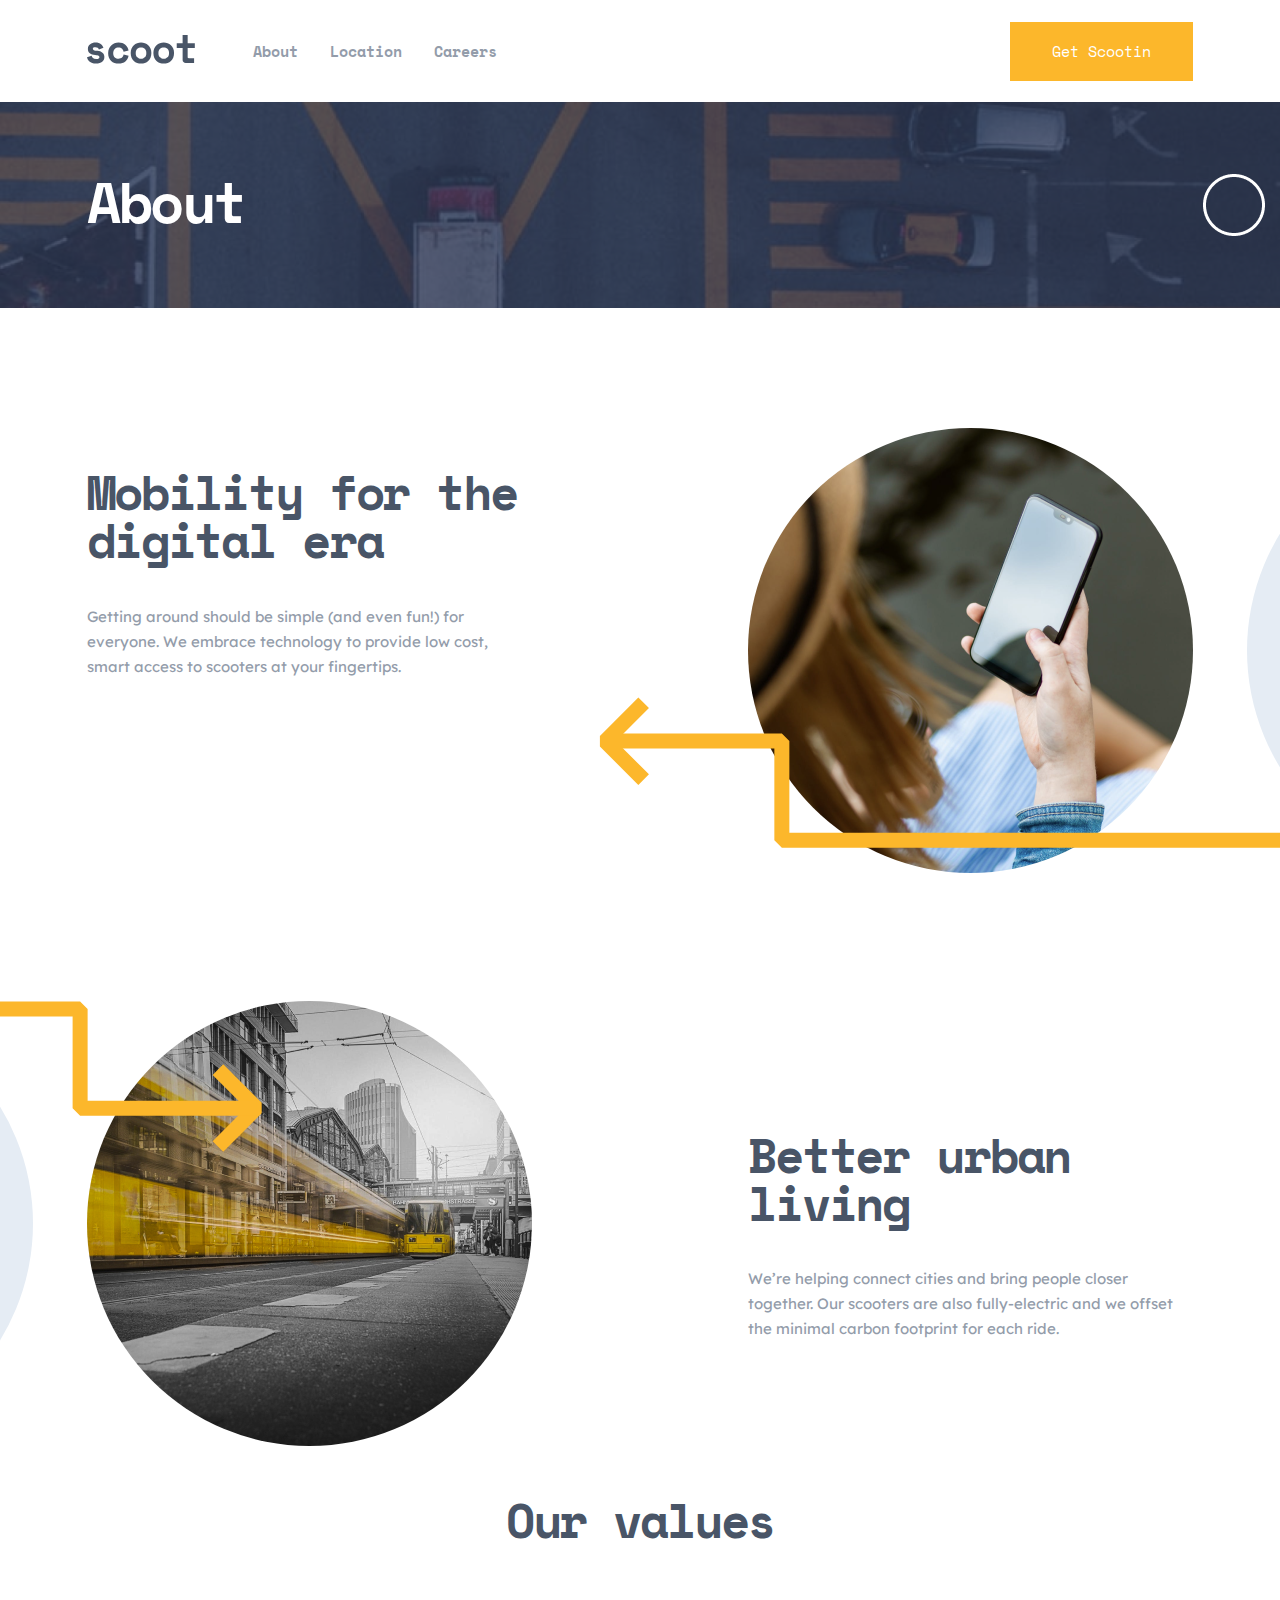
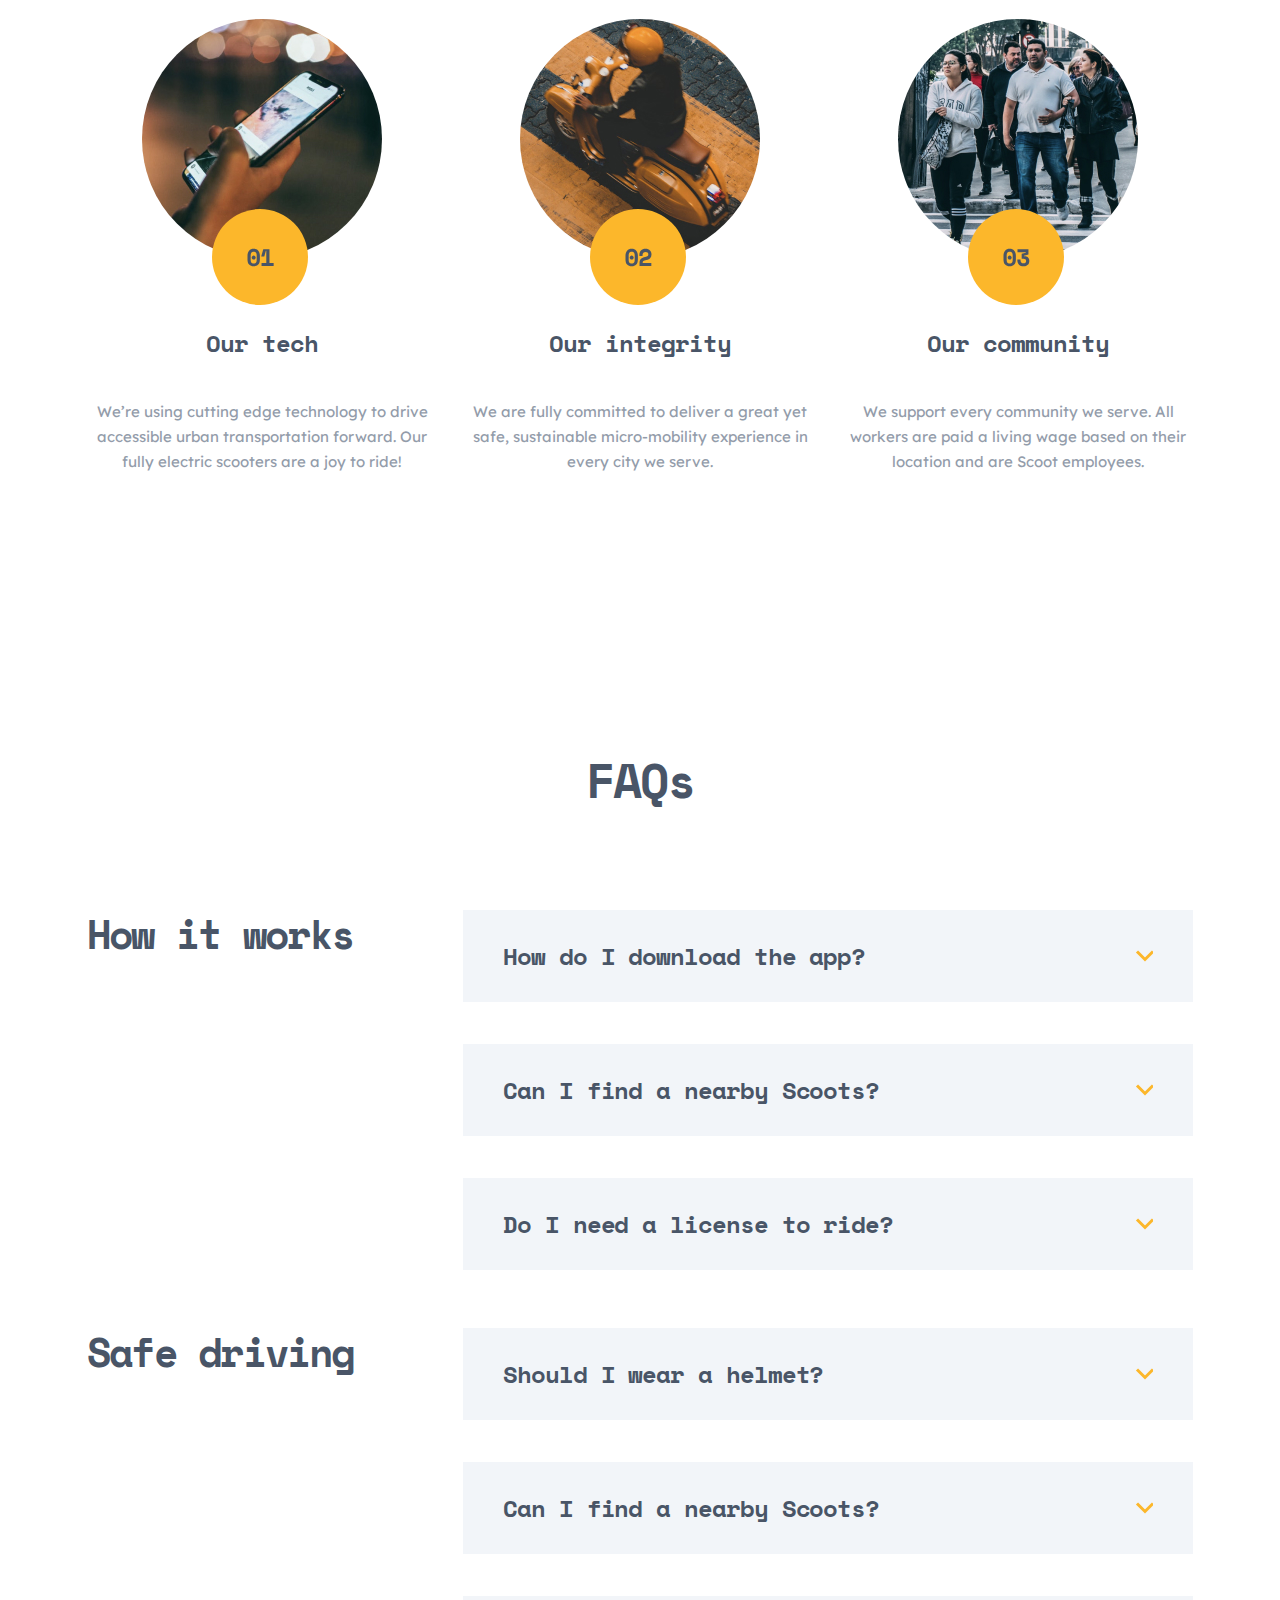
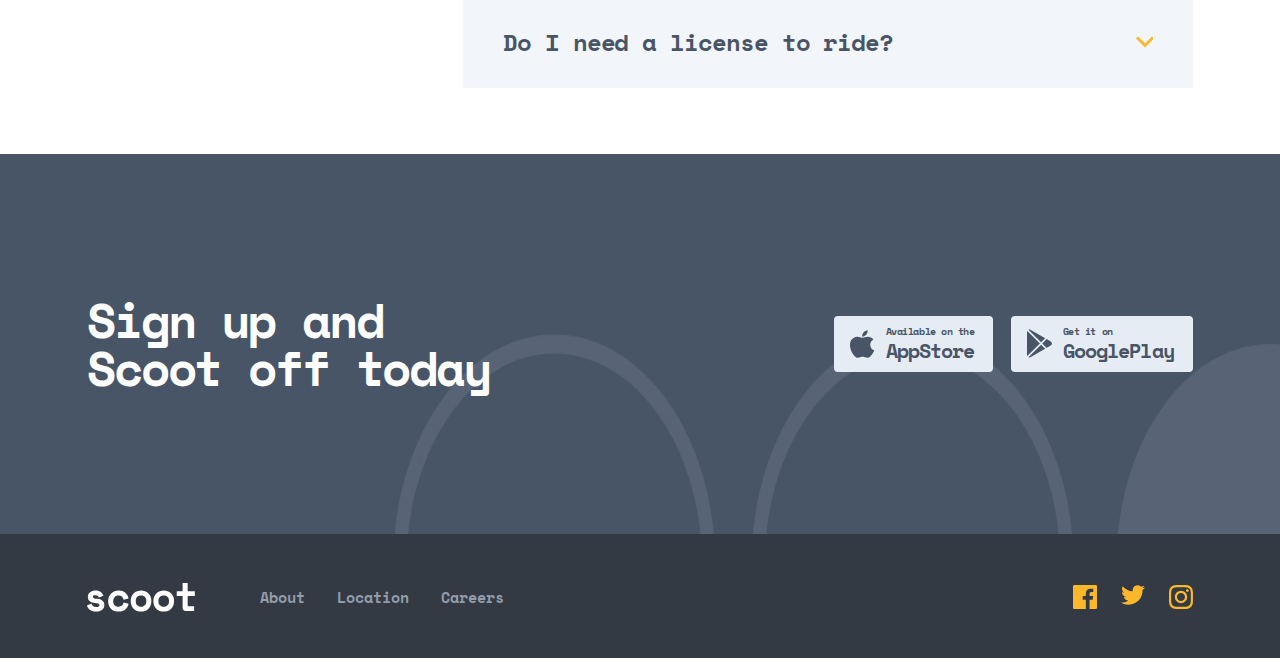
<file: about.html>
<!DOCTYPE html>
<html lang="en">
  <head>
    <meta charset="UTF-8" />
    <meta http-equiv="X-UA-Compatible" content="IE=edge" />
    <meta name="viewport" content="width=device-width, initial-scale=1.0" />
    <title>About</title>
    <link rel="stylesheet" href="./css/normalize.css" />
    <link rel="stylesheet" href="./css/main.css" />
    <link rel="stylesheet" href="./css/about.css" />
  </head>
  <body>
    <!-- HEADER START -->
    <header class="site-header">
      <div class="container">
        <div class="site-header__wrapper">
          <div class="site-header__start">
            <a class="site-header__logo" href="./index.html">
              <svg
                width="108"
                height="29"
                viewBox="0 0 108 29"
                fill="currentColor"
                xmlns="http://www.w3.org/2000/svg"
              >
                <path
                  id="scoot"
                  fill-rule="evenodd"
                  clip-rule="evenodd"
                  d="M107.097 23.2V28H98.6971C97.7905 28 97.0505 27.7067 96.4771 27.12C95.9038 26.5333 95.6171 25.7867 95.6171 24.88V12.96H89.7371V8.16H95.6171V0H100.657V8.16H107.817V12.96H100.657V22C100.657 22.8 101.017 23.2 101.737 23.2H107.097ZM9.12 28.56C11.7333 28.56 13.76 27.9733 15.2 26.8C16.64 25.6267 17.36 24.0533 17.36 22.08V21.84C17.36 20.0533 16.72 18.66 15.44 17.66C14.16 16.66 12.5067 16.0533 10.48 15.84C8.72 15.6533 7.50667 15.42 6.84 15.14C6.17333 14.86 5.84 14.4 5.84 13.76C5.84 13.3067 6.05333 12.9267 6.48 12.62C6.90667 12.3133 7.54667 12.16 8.4 12.16C9.33333 12.16 10.0933 12.3667 10.68 12.78C11.2667 13.1933 11.68 13.76 11.92 14.48L16.48 12.64C16.2667 12.08 15.96 11.5 15.56 10.9C15.16 10.3 14.64 9.75333 14 9.26C13.36 8.76667 12.58 8.36667 11.66 8.06C10.74 7.75333 9.65333 7.6 8.4 7.6C7.44 7.6 6.50667 7.73333 5.6 8C4.69333 8.26667 3.89333 8.66 3.2 9.18C2.50667 9.7 1.94667 10.3333 1.52 11.08C1.09333 11.8267 0.88 12.6933 0.88 13.68V13.92C0.88 15.8133 1.54 17.2467 2.86 18.22C4.18 19.1933 5.96 19.7733 8.2 19.96C9.02667 20.04 9.71333 20.1467 10.26 20.28C10.8067 20.4133 11.24 20.58 11.56 20.78C11.88 20.98 12.1 21.1933 12.22 21.42C12.34 21.6467 12.4 21.8933 12.4 22.16C12.4 22.6133 12.1667 23.0333 11.7 23.42C11.2333 23.8067 10.3733 24 9.12 24C7.70667 24 6.66 23.68 5.98 23.04C5.3 22.4 4.85333 21.6533 4.64 20.8L0 22.32C0.133333 23.0133 0.393333 23.7267 0.78 24.46C1.16667 25.1933 1.72 25.86 2.44 26.46C3.16 27.06 4.06667 27.56 5.16 27.96C6.25333 28.36 7.57333 28.56 9.12 28.56ZM31.5743 28.56C34.401 28.56 36.661 27.84 38.3543 26.4C40.0476 24.96 41.121 23.0667 41.5743 20.72L36.6143 19.48C36.3743 20.7867 35.8476 21.8267 35.0343 22.6C34.221 23.3733 33.041 23.76 31.4943 23.76C30.7743 23.76 30.0943 23.6467 29.4543 23.42C28.8143 23.1933 28.2543 22.8533 27.7743 22.4C27.2943 21.9467 26.9143 21.38 26.6343 20.7C26.3543 20.02 26.2143 19.24 26.2143 18.36V18.12C26.2143 17.24 26.3543 16.4467 26.6343 15.74C26.9143 15.0333 27.2943 14.4333 27.7743 13.94C28.2543 13.4467 28.8143 13.0667 29.4543 12.8C30.0943 12.5333 30.7743 12.4 31.4943 12.4C33.041 12.4 34.241 12.8267 35.0943 13.68C35.9476 14.5333 36.4543 15.5467 36.6143 16.72L41.5743 15.44C41.121 13.0933 40.0343 11.2 38.3143 9.76C36.5943 8.32 34.3476 7.6 31.5743 7.6C30.1343 7.6 28.781 7.84 27.5143 8.32C26.2476 8.8 25.141 9.49333 24.1943 10.4C23.2476 11.3067 22.5076 12.4 21.9743 13.68C21.441 14.96 21.1743 16.4 21.1743 18V18.48C21.1743 20.08 21.441 21.5067 21.9743 22.76C22.5076 24.0133 23.241 25.0667 24.1743 25.92C25.1076 26.7733 26.2076 27.4267 27.4743 27.88C28.741 28.3333 30.1076 28.56 31.5743 28.56ZM57.9286 27.88C56.6886 28.3333 55.3886 28.56 54.0286 28.56C52.6686 28.56 51.3686 28.3333 50.1286 27.88C48.8886 27.4267 47.7886 26.7667 46.8286 25.9C45.8686 25.0333 45.1086 23.9667 44.5486 22.7C43.9886 21.4333 43.7086 19.9733 43.7086 18.32V17.84C43.7086 16.2133 43.9886 14.7667 44.5486 13.5C45.1086 12.2333 45.8686 11.16 46.8286 10.28C47.7886 9.4 48.8886 8.73333 50.1286 8.28C51.3686 7.82667 52.6686 7.6 54.0286 7.6C55.3886 7.6 56.6886 7.82667 57.9286 8.28C59.1686 8.73333 60.2686 9.4 61.2286 10.28C62.1886 11.16 62.9486 12.2333 63.5086 13.5C64.0686 14.7667 64.3486 16.2133 64.3486 17.84V18.32C64.3486 19.9733 64.0686 21.4333 63.5086 22.7C62.9486 23.9667 62.1886 25.0333 61.2286 25.9C60.2686 26.7667 59.1686 27.4267 57.9286 27.88ZM54.0286 23.76C53.3086 23.76 52.6286 23.64 51.9886 23.4C51.3486 23.16 50.7886 22.8133 50.3086 22.36C49.8286 21.9067 49.4486 21.3533 49.1686 20.7C48.8886 20.0467 48.7486 19.3067 48.7486 18.48V17.68C48.7486 16.8533 48.8886 16.1133 49.1686 15.46C49.4486 14.8067 49.8286 14.2533 50.3086 13.8C50.7886 13.3467 51.3486 13 51.9886 12.76C52.6286 12.52 53.3086 12.4 54.0286 12.4C54.7486 12.4 55.4286 12.52 56.0686 12.76C56.7086 13 57.2686 13.3467 57.7486 13.8C58.2286 14.2533 58.6086 14.8067 58.8886 15.46C59.1686 16.1133 59.3086 16.8533 59.3086 17.68V18.48C59.3086 19.3067 59.1686 20.0467 58.8886 20.7C58.6086 21.3533 58.2286 21.9067 57.7486 22.36C57.2686 22.8133 56.7086 23.16 56.0686 23.4C55.4286 23.64 54.7486 23.76 54.0286 23.76ZM80.6229 27.88C79.3829 28.3333 78.0829 28.56 76.7229 28.56C75.3629 28.56 74.0629 28.3333 72.8229 27.88C71.5829 27.4267 70.4829 26.7667 69.5229 25.9C68.5629 25.0333 67.8029 23.9667 67.2429 22.7C66.6829 21.4333 66.4029 19.9733 66.4029 18.32V17.84C66.4029 16.2133 66.6829 14.7667 67.2429 13.5C67.8029 12.2333 68.5629 11.16 69.5229 10.28C70.4829 9.4 71.5829 8.73333 72.8229 8.28C74.0629 7.82667 75.3629 7.6 76.7229 7.6C78.0829 7.6 79.3829 7.82667 80.6229 8.28C81.8629 8.73333 82.9629 9.4 83.9229 10.28C84.8829 11.16 85.6429 12.2333 86.2029 13.5C86.7629 14.7667 87.0429 16.2133 87.0429 17.84V18.32C87.0429 19.9733 86.7629 21.4333 86.2029 22.7C85.6429 23.9667 84.8829 25.0333 83.9229 25.9C82.9629 26.7667 81.8629 27.4267 80.6229 27.88ZM76.7229 23.76C76.0029 23.76 75.3229 23.64 74.6829 23.4C74.0429 23.16 73.4829 22.8133 73.0029 22.36C72.5229 21.9067 72.1429 21.3533 71.8629 20.7C71.5829 20.0467 71.4429 19.3067 71.4429 18.48V17.68C71.4429 16.8533 71.5829 16.1133 71.8629 15.46C72.1429 14.8067 72.5229 14.2533 73.0029 13.8C73.4829 13.3467 74.0429 13 74.6829 12.76C75.3229 12.52 76.0029 12.4 76.7229 12.4C77.4429 12.4 78.1229 12.52 78.7629 12.76C79.4029 13 79.9629 13.3467 80.4429 13.8C80.9229 14.2533 81.3029 14.8067 81.5829 15.46C81.8629 16.1133 82.0029 16.8533 82.0029 17.68V18.48C82.0029 19.3067 81.8629 20.0467 81.5829 20.7C81.3029 21.3533 80.9229 21.9067 80.4429 22.36C79.9629 22.8133 79.4029 23.16 78.7629 23.4C78.1229 23.64 77.4429 23.76 76.7229 23.76Z"
                  fill="currentColor"
                />
              </svg>
            </a>

            <nav class="site-nav">
              <ul class="site-nav__list">
                <li class="site-nav__item">
                  <a class="site-nav__link" href="#">About</a>
                </li>
                <li class="site-nav__item">
                  <a class="site-nav__link" href="#">Location</a>
                </li>
                <li class="site-nav__item">
                  <a class="site-nav__link" href="career.html">Careers</a>
                </li>
              </ul>
            </nav>
          </div>

          <button class="site-header__btn site-main__btn" type="button">
            Get Scootin
          </button>
        </div>
      </div>
    </header>
    <!-- HEADER END -->

    <!-- MAIN START -->
    <main class="site-main">
      <!-- ABOUT HERO SECTION START -->
      <section class="about-hero__section">
        <div class="overlay-bg">
          <div class="about-hero__bg">
            <div class="container">
              <h2 class="about-hero__section-title">About</h2>
            </div>
          </div>
        </div>
      </section>
      <!-- ABOUT HERO SECTION END -->

      <section class="mobility">
        <div class="container">
          <div class="mobility_wrapper">
            <div class="mobility_article">
              <h2 class="mobility_title">Mobility for the digital era</h2>
              <p class="mobility_desc">
                Getting around should be simple (and even fun!) for everyone. We
                embrace technology to provide low cost, smart access to scooters
                at your fingertips.
              </p>
            </div>

            <img class="circle" src="./images/mobolity.png" alt="" />
            <img
              class="mobility_arrow"
              src="./images/mobility_arrow.svg"
              alt=""
            />
          </div>
        </div>
      </section>

      <!-- URBAN SECTION -->

      <section class="urban">
        <div class="container">
          <div class="urban_wrapper">
            <img class="circle urban_img" src="./images/urban.jpg" alt="" />
            <img class="urban_arrow" src="./images/hero-arrow-end.svg" alt="" />

            <div class="mobility_article">
              <h2 class="mobility_title">Better urban living</h2>
              <p class="mobility_desc">
                We’re helping connect cities and bring people closer together.
                Our scooters are also fully-electric and we offset the minimal
                carbon footprint for each ride.
              </p>
            </div>
          </div>
        </div>
      </section>

      <!-- VALUE SECTION -->

      <section class="value">
        <div class="container">
          <h2 class="value_title">Our values</h2>

          <div class="value_wrapper">
            <div class="cards">
              <img class="card_img" src="./images/tech.jpg" alt="" />
              <img class="img_number" src="./images/01.svg" alt="" />
              <h3 class="card_title">Our tech</h3>
              <p class="card_desc">
                We’re using cutting edge technology to drive accessible urban
                transportation forward. Our fully electric scooters are a joy to
                ride!
              </p>
            </div>

            <div class="cards">
              <img class="card_img" src="./images/integrity.jpg" alt="" />
              <img class="img_number" src="./images/02.svg" alt="" />
              <h3 class="card_title">Our integrity</h3>
              <p class="card_desc">
                We are fully committed to deliver a great yet safe, sustainable
                micro-mobility experience in every city we serve.
              </p>
            </div>

            <div class="cards">
              <img class="card_img" src="./images/community.jpg" alt="" />
              <img class="img_number" src="./images/03.svg" alt="" />
              <h3 class="card_title">Our community</h3>
              <p class="card_desc">
                We support every community we serve. All workers are paid a
                living wage based on their location and are Scoot employees.
              </p>
            </div>
          </div>
        </div>
      </section>

      <!-- FAQ SECTION -->

      <section class="faq">
        <div class="container">
          <h2 class="faq_title">FAQs</h2>

          <div class="faq_wrapper">
            <div class="faq_cards">
              <div class="faq_left_side">
                <h3 class="faq_card_title">How it works</h3>
              </div>

              <div class="summary_sec">
                <details>
                  <summary>
                    How do I download the app?
                    <img
                      class="summary_arrow"
                      src="./images/icons/summary_arrow.svg"
                      alt=""
                    />
                  </summary>

                  <p>
                    To download the Scoot app, you can search “Scoot” in both
                    the App and Google Play stores. An even simpler way to do it
                    would be to click the relevant link at the bottom of this
                    page and you’ll be re-directed to the correct page.
                  </p>
                </details>

                <details>
                  <summary>
                    Can I find a nearby Scoots?<img
                      class="summary_arrow"
                      src="./images/icons/summary_arrow.svg"
                      alt=""
                    />
                  </summary>

                  <p>
                    To download the Scoot app, you can search “Scoot” in both
                    the App and Google Play stores. An even simpler way to do it
                    would be to click the relevant link at the bottom of this
                    page and you’ll be re-directed to the correct page.
                  </p>
                </details>
                <details>
                  <summary>
                    Do I need a license to ride?
                    <img
                      class="summary_arrow"
                      src="./images/icons/summary_arrow.svg"
                      alt=""
                    />
                  </summary>

                  <p>
                    To download the Scoot app, you can search “Scoot” in both
                    the App and Google Play stores. An even simpler way to do it
                    would be to click the relevant link at the bottom of this
                    page and you’ll be re-directed to the correct page.
                  </p>
                </details>
              </div>
            </div>





            <div class="faq_cards">
                <div class="faq_left_side">
                  <h3 class="faq_card_title">Safe driving</h3>
                </div>
  
                <div class="summary_sec">
                  <details>
                    <summary>
                        Should I wear a helmet?
                      <img
                        class="summary_arrow"
                        src="./images/icons/summary_arrow.svg"
                        alt=""
                      />
                    </summary>
  
                    <p>
                        Yes, please do! All cities have different laws. But we strongly strongly strongly recommend always wearing a helmet regardless of the local laws. We like you and we want you to be as safe as possible while Scooting..
                    </p>
                  </details>
  
                  <details>
                    <summary>
                      Can I find a nearby Scoots?<img
                        class="summary_arrow"
                        src="./images/icons/summary_arrow.svg"
                        alt=""
                      />
                    </summary>
  
                    <p>
                      To download the Scoot app, you can search “Scoot” in both
                      the App and Google Play stores. An even simpler way to do it
                      would be to click the relevant link at the bottom of this
                      page and you’ll be re-directed to the correct page.
                    </p>
                  </details>
                  <details>
                    <summary>
                      Do I need a license to ride?
                      <img
                        class="summary_arrow"
                        src="./images/icons/summary_arrow.svg"
                        alt=""
                      />
                    </summary>
  
                    <p>
                      To download the Scoot app, you can search “Scoot” in both
                      the App and Google Play stores. An even simpler way to do it
                      would be to click the relevant link at the bottom of this
                      page and you’ll be re-directed to the correct page.
                    </p>
                  </details>
                </div>
              </div>
          </div>
        </div>
      </section>



      <section class="store">
        <div class="container">
          <div class="store_wrapper">
            <h2 class="store_title">Sign up and Scoot off today</h2>

            <div class="store_items">
              <div class="stores">
                <img
                  src="./images/icons/apple_store.svg"
                  width="24.7"
                  height="28"
                  alt=""
                />
                <div>
                  <p class="available">Available on the</p>
                  <p class="store_name">AppStore</p>
                </div>
              </div>

              <div class="stores google">
                <img
                  src="./images/icons/google_play.svg"
                  width="24.7"
                  height="28"
                  alt=""
                />
                <div>
                  <p class="available">Get it on</p>
                  <p class="store_name">GooglePlay</p>
                </div>
              </div>
            </div>
          </div>
        </div>
      </section>
    </main>
    <!-- MAIN END -->


<!-- Footer section -->

    
    <footer class="site_footer">
        <div class="container">
          <div class="footer_wrapper">
  
              <div class="footer_links">
            <svg
              width="108"
              height="29"
              viewBox="0 0 108 29"
              fill="currentColor"
              xmlns="http://www.w3.org/2000/svg"
            >
              <path
                id="scoot"
                fill-rule="evenodd"
                clip-rule="evenodd"
                d="M107.097 23.2V28H98.6971C97.7905 28 97.0505 27.7067 96.4771 27.12C95.9038 26.5333 95.6171 25.7867 95.6171 24.88V12.96H89.7371V8.16H95.6171V0H100.657V8.16H107.817V12.96H100.657V22C100.657 22.8 101.017 23.2 101.737 23.2H107.097ZM9.12 28.56C11.7333 28.56 13.76 27.9733 15.2 26.8C16.64 25.6267 17.36 24.0533 17.36 22.08V21.84C17.36 20.0533 16.72 18.66 15.44 17.66C14.16 16.66 12.5067 16.0533 10.48 15.84C8.72 15.6533 7.50667 15.42 6.84 15.14C6.17333 14.86 5.84 14.4 5.84 13.76C5.84 13.3067 6.05333 12.9267 6.48 12.62C6.90667 12.3133 7.54667 12.16 8.4 12.16C9.33333 12.16 10.0933 12.3667 10.68 12.78C11.2667 13.1933 11.68 13.76 11.92 14.48L16.48 12.64C16.2667 12.08 15.96 11.5 15.56 10.9C15.16 10.3 14.64 9.75333 14 9.26C13.36 8.76667 12.58 8.36667 11.66 8.06C10.74 7.75333 9.65333 7.6 8.4 7.6C7.44 7.6 6.50667 7.73333 5.6 8C4.69333 8.26667 3.89333 8.66 3.2 9.18C2.50667 9.7 1.94667 10.3333 1.52 11.08C1.09333 11.8267 0.88 12.6933 0.88 13.68V13.92C0.88 15.8133 1.54 17.2467 2.86 18.22C4.18 19.1933 5.96 19.7733 8.2 19.96C9.02667 20.04 9.71333 20.1467 10.26 20.28C10.8067 20.4133 11.24 20.58 11.56 20.78C11.88 20.98 12.1 21.1933 12.22 21.42C12.34 21.6467 12.4 21.8933 12.4 22.16C12.4 22.6133 12.1667 23.0333 11.7 23.42C11.2333 23.8067 10.3733 24 9.12 24C7.70667 24 6.66 23.68 5.98 23.04C5.3 22.4 4.85333 21.6533 4.64 20.8L0 22.32C0.133333 23.0133 0.393333 23.7267 0.78 24.46C1.16667 25.1933 1.72 25.86 2.44 26.46C3.16 27.06 4.06667 27.56 5.16 27.96C6.25333 28.36 7.57333 28.56 9.12 28.56ZM31.5743 28.56C34.401 28.56 36.661 27.84 38.3543 26.4C40.0476 24.96 41.121 23.0667 41.5743 20.72L36.6143 19.48C36.3743 20.7867 35.8476 21.8267 35.0343 22.6C34.221 23.3733 33.041 23.76 31.4943 23.76C30.7743 23.76 30.0943 23.6467 29.4543 23.42C28.8143 23.1933 28.2543 22.8533 27.7743 22.4C27.2943 21.9467 26.9143 21.38 26.6343 20.7C26.3543 20.02 26.2143 19.24 26.2143 18.36V18.12C26.2143 17.24 26.3543 16.4467 26.6343 15.74C26.9143 15.0333 27.2943 14.4333 27.7743 13.94C28.2543 13.4467 28.8143 13.0667 29.4543 12.8C30.0943 12.5333 30.7743 12.4 31.4943 12.4C33.041 12.4 34.241 12.8267 35.0943 13.68C35.9476 14.5333 36.4543 15.5467 36.6143 16.72L41.5743 15.44C41.121 13.0933 40.0343 11.2 38.3143 9.76C36.5943 8.32 34.3476 7.6 31.5743 7.6C30.1343 7.6 28.781 7.84 27.5143 8.32C26.2476 8.8 25.141 9.49333 24.1943 10.4C23.2476 11.3067 22.5076 12.4 21.9743 13.68C21.441 14.96 21.1743 16.4 21.1743 18V18.48C21.1743 20.08 21.441 21.5067 21.9743 22.76C22.5076 24.0133 23.241 25.0667 24.1743 25.92C25.1076 26.7733 26.2076 27.4267 27.4743 27.88C28.741 28.3333 30.1076 28.56 31.5743 28.56ZM57.9286 27.88C56.6886 28.3333 55.3886 28.56 54.0286 28.56C52.6686 28.56 51.3686 28.3333 50.1286 27.88C48.8886 27.4267 47.7886 26.7667 46.8286 25.9C45.8686 25.0333 45.1086 23.9667 44.5486 22.7C43.9886 21.4333 43.7086 19.9733 43.7086 18.32V17.84C43.7086 16.2133 43.9886 14.7667 44.5486 13.5C45.1086 12.2333 45.8686 11.16 46.8286 10.28C47.7886 9.4 48.8886 8.73333 50.1286 8.28C51.3686 7.82667 52.6686 7.6 54.0286 7.6C55.3886 7.6 56.6886 7.82667 57.9286 8.28C59.1686 8.73333 60.2686 9.4 61.2286 10.28C62.1886 11.16 62.9486 12.2333 63.5086 13.5C64.0686 14.7667 64.3486 16.2133 64.3486 17.84V18.32C64.3486 19.9733 64.0686 21.4333 63.5086 22.7C62.9486 23.9667 62.1886 25.0333 61.2286 25.9C60.2686 26.7667 59.1686 27.4267 57.9286 27.88ZM54.0286 23.76C53.3086 23.76 52.6286 23.64 51.9886 23.4C51.3486 23.16 50.7886 22.8133 50.3086 22.36C49.8286 21.9067 49.4486 21.3533 49.1686 20.7C48.8886 20.0467 48.7486 19.3067 48.7486 18.48V17.68C48.7486 16.8533 48.8886 16.1133 49.1686 15.46C49.4486 14.8067 49.8286 14.2533 50.3086 13.8C50.7886 13.3467 51.3486 13 51.9886 12.76C52.6286 12.52 53.3086 12.4 54.0286 12.4C54.7486 12.4 55.4286 12.52 56.0686 12.76C56.7086 13 57.2686 13.3467 57.7486 13.8C58.2286 14.2533 58.6086 14.8067 58.8886 15.46C59.1686 16.1133 59.3086 16.8533 59.3086 17.68V18.48C59.3086 19.3067 59.1686 20.0467 58.8886 20.7C58.6086 21.3533 58.2286 21.9067 57.7486 22.36C57.2686 22.8133 56.7086 23.16 56.0686 23.4C55.4286 23.64 54.7486 23.76 54.0286 23.76ZM80.6229 27.88C79.3829 28.3333 78.0829 28.56 76.7229 28.56C75.3629 28.56 74.0629 28.3333 72.8229 27.88C71.5829 27.4267 70.4829 26.7667 69.5229 25.9C68.5629 25.0333 67.8029 23.9667 67.2429 22.7C66.6829 21.4333 66.4029 19.9733 66.4029 18.32V17.84C66.4029 16.2133 66.6829 14.7667 67.2429 13.5C67.8029 12.2333 68.5629 11.16 69.5229 10.28C70.4829 9.4 71.5829 8.73333 72.8229 8.28C74.0629 7.82667 75.3629 7.6 76.7229 7.6C78.0829 7.6 79.3829 7.82667 80.6229 8.28C81.8629 8.73333 82.9629 9.4 83.9229 10.28C84.8829 11.16 85.6429 12.2333 86.2029 13.5C86.7629 14.7667 87.0429 16.2133 87.0429 17.84V18.32C87.0429 19.9733 86.7629 21.4333 86.2029 22.7C85.6429 23.9667 84.8829 25.0333 83.9229 25.9C82.9629 26.7667 81.8629 27.4267 80.6229 27.88ZM76.7229 23.76C76.0029 23.76 75.3229 23.64 74.6829 23.4C74.0429 23.16 73.4829 22.8133 73.0029 22.36C72.5229 21.9067 72.1429 21.3533 71.8629 20.7C71.5829 20.0467 71.4429 19.3067 71.4429 18.48V17.68C71.4429 16.8533 71.5829 16.1133 71.8629 15.46C72.1429 14.8067 72.5229 14.2533 73.0029 13.8C73.4829 13.3467 74.0429 13 74.6829 12.76C75.3229 12.52 76.0029 12.4 76.7229 12.4C77.4429 12.4 78.1229 12.52 78.7629 12.76C79.4029 13 79.9629 13.3467 80.4429 13.8C80.9229 14.2533 81.3029 14.8067 81.5829 15.46C81.8629 16.1133 82.0029 16.8533 82.0029 17.68V18.48C82.0029 19.3067 81.8629 20.0467 81.5829 20.7C81.3029 21.3533 80.9229 21.9067 80.4429 22.36C79.9629 22.8133 79.4029 23.16 78.7629 23.4C78.1229 23.64 77.4429 23.76 76.7229 23.76Z"
                fill="white"
              />
            </svg>
  
            <ul class="footer_list">
              <li class="footer_list_item">
                <a class="list_item_link" href="#">About</a>
              </li>
              <li class="footer_list_item">
                <a class="list_item_link" href="location.html">Location</a>
              </li>
              <li class="footer_list_item">
                <a class="list_item_link" href="career.html">Careers</a>
              </li>
            </ul>
          </div>
  
          <div class="social_links">
              <svg width="24" height="24" viewBox="0 0 24 24" fill="none" xmlns="http://www.w3.org/2000/svg">
                  <path d="M22.675 0H1.325C0.593 0 0 0.593 0 1.325V22.676C0 23.407 0.593 24 1.325 24H12.82V14.706H9.692V11.084H12.82V8.413C12.82 5.313 14.713 3.625 17.479 3.625C18.804 3.625 19.942 3.724 20.274 3.768V7.008L18.356 7.009C16.852 7.009 16.561 7.724 16.561 8.772V11.085H20.148L19.681 14.707H16.561V24H22.677C23.407 24 24 23.407 24 22.675V1.325C24 0.593 23.407 0 22.675 0Z" fill="#FCB72B"/>
                  </svg>
                  
                  <svg width="24" height="20" viewBox="0 0 24 20" fill="none" xmlns="http://www.w3.org/2000/svg">
                      <path d="M24 2.55699C23.117 2.94899 22.168 3.21299 21.172 3.33199C22.189 2.72299 22.97 1.75799 23.337 0.607986C22.386 1.17199 21.332 1.58199 20.21 1.80299C19.313 0.845986 18.032 0.247986 16.616 0.247986C13.437 0.247986 11.101 3.21399 11.819 6.29299C7.728 6.08799 4.1 4.12799 1.671 1.14899C0.381 3.36199 1.002 6.25699 3.194 7.72299C2.388 7.69699 1.628 7.47599 0.965 7.10699C0.911 9.38799 2.546 11.522 4.914 11.997C4.221 12.185 3.462 12.229 2.69 12.081C3.316 14.037 5.134 15.46 7.29 15.5C5.22 17.123 2.612 17.848 0 17.54C2.179 18.937 4.768 19.752 7.548 19.752C16.69 19.752 21.855 12.031 21.543 5.10599C22.505 4.41099 23.34 3.54399 24 2.55699Z" fill="#FCB72B"/>
                      </svg>
                      
                      <svg width="24" height="24" viewBox="0 0 24 24" fill="none" xmlns="http://www.w3.org/2000/svg">
                          <path fill-rule="evenodd" clip-rule="evenodd" d="M12 0C8.741 0 8.333 0.014 7.053 0.072C2.695 0.272 0.273 2.69 0.073 7.052C0.014 8.333 0 8.741 0 12C0 15.259 0.014 15.668 0.072 16.948C0.272 21.306 2.69 23.728 7.052 23.928C8.333 23.986 8.741 24 12 24C15.259 24 15.668 23.986 16.948 23.928C21.302 23.728 23.73 21.31 23.927 16.948C23.986 15.668 24 15.259 24 12C24 8.741 23.986 8.333 23.928 7.053C23.732 2.699 21.311 0.273 16.949 0.073C15.668 0.014 15.259 0 12 0ZM12 2.163C15.204 2.163 15.584 2.175 16.85 2.233C20.102 2.381 21.621 3.924 21.769 7.152C21.827 8.417 21.838 8.797 21.838 12.001C21.838 15.206 21.826 15.585 21.769 16.85C21.62 20.075 20.105 21.621 16.85 21.769C15.584 21.827 15.206 21.839 12 21.839C8.796 21.839 8.416 21.827 7.151 21.769C3.891 21.62 2.38 20.07 2.232 16.849C2.174 15.584 2.162 15.205 2.162 12C2.162 8.796 2.175 8.417 2.232 7.151C2.381 3.924 3.896 2.38 7.151 2.232C8.417 2.175 8.796 2.163 12 2.163ZM5.838 12C5.838 8.597 8.597 5.838 12 5.838C15.403 5.838 18.162 8.597 18.162 12C18.162 15.404 15.403 18.163 12 18.163C8.597 18.163 5.838 15.403 5.838 12ZM12 16C9.791 16 8 14.21 8 12C8 9.791 9.791 8 12 8C14.209 8 16 9.791 16 12C16 14.21 14.209 16 12 16ZM16.965 5.595C16.965 4.8 17.61 4.155 18.406 4.155C19.201 4.155 19.845 4.8 19.845 5.595C19.845 6.39 19.201 7.035 18.406 7.035C17.61 7.035 16.965 6.39 16.965 5.595Z" fill="#FCB72B"/>
                          </svg>
                          
          </div>
          </div>
        </div>
      </footer>
  
  </body>
</html>
</file>
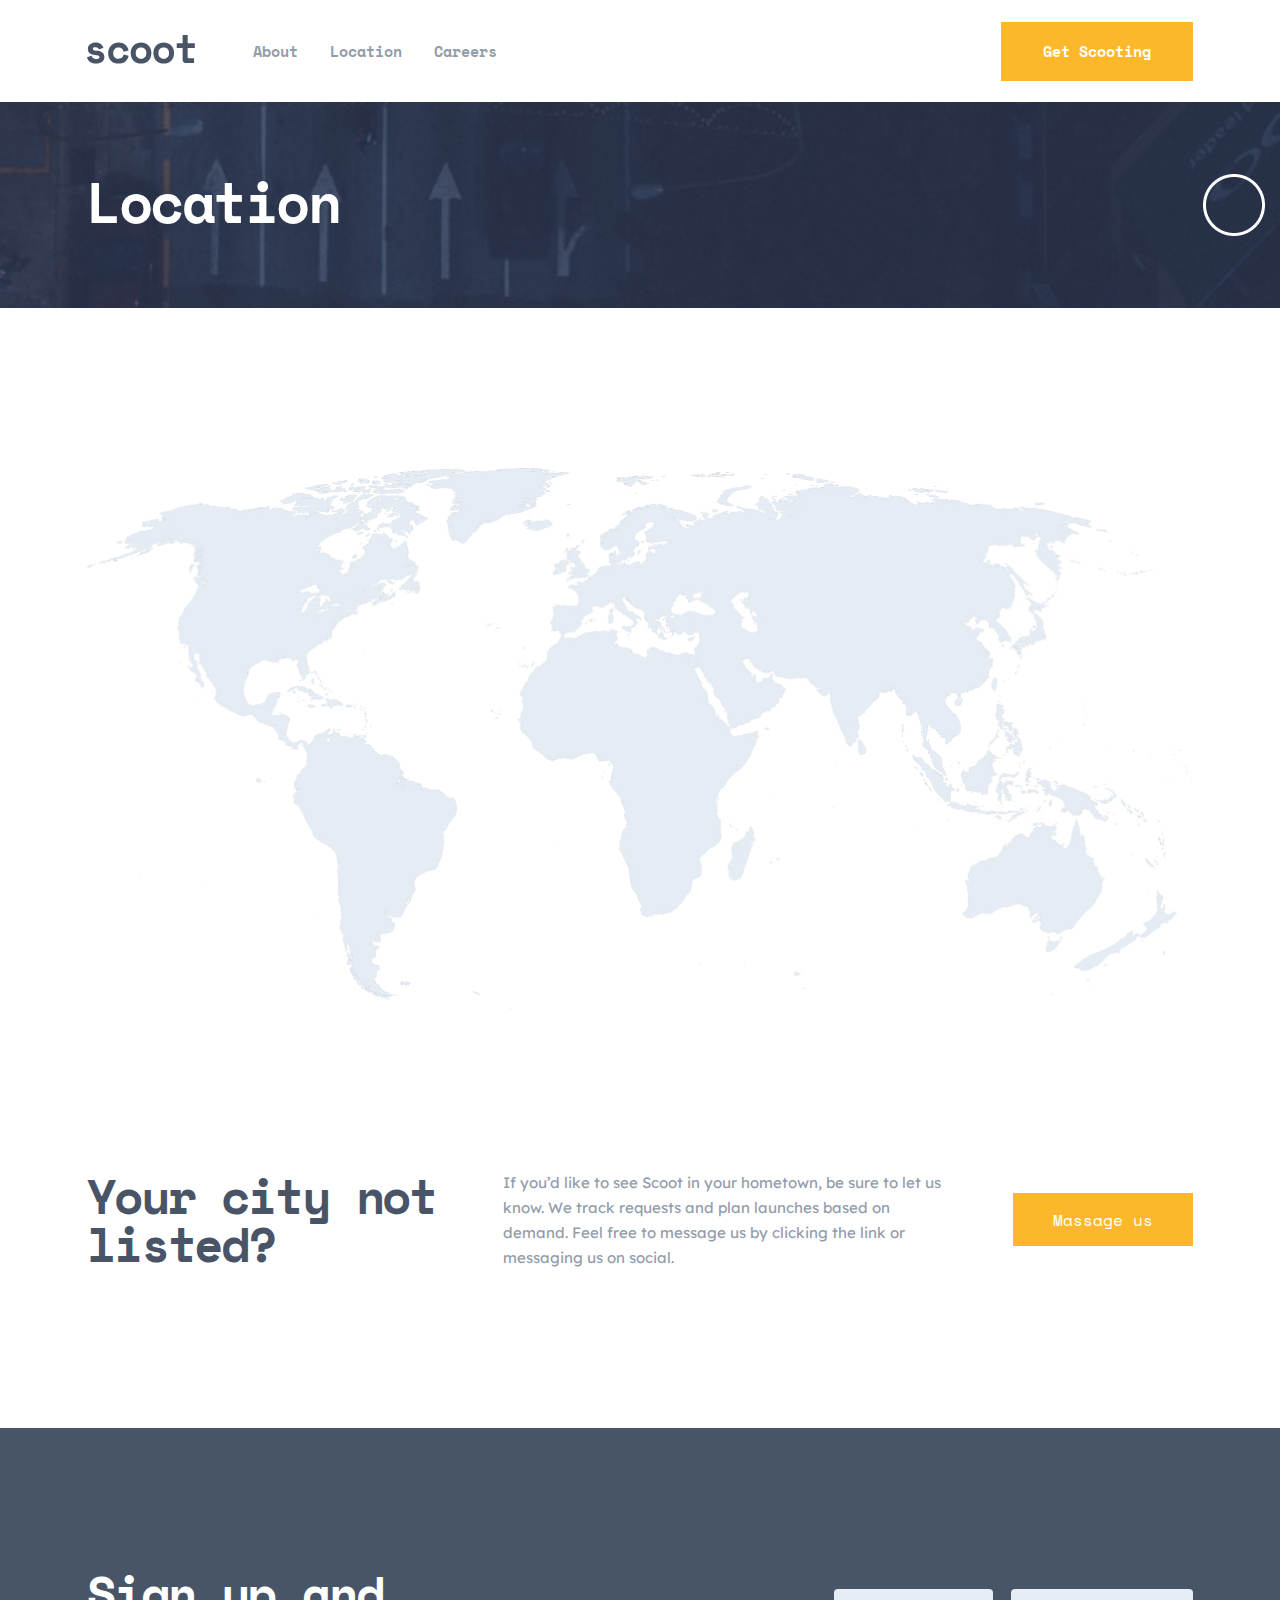
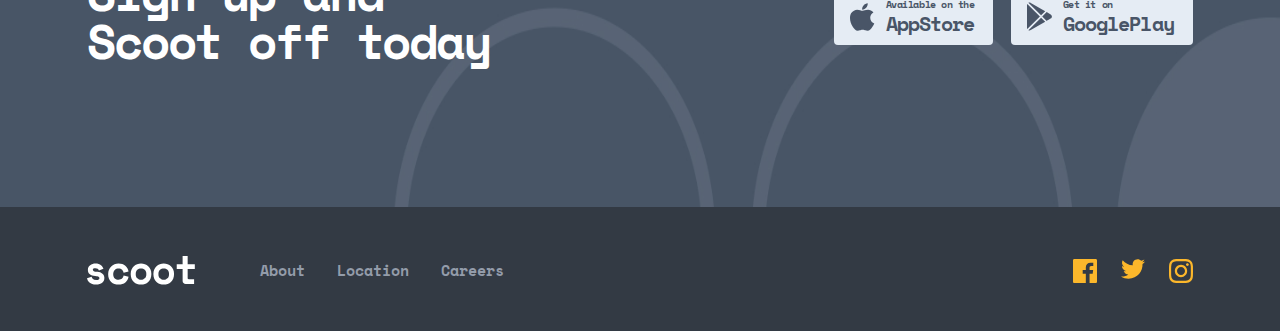
<file: location.html>
<!DOCTYPE html>
<html lang="en">
  <head>
    <meta charset="UTF-8" />
    <meta http-equiv="X-UA-Compatible" content="IE=edge" />
    <meta name="viewport" content="width=device-width, initial-scale=1.0" />
    <title>Location</title>
    <link rel="stylesheet" href="./css/normalize.css" />
    <link rel="stylesheet" href="./css/main.css" />
    <link rel="stylesheet" href="./css/about.css" />
    <link rel="stylesheet" href="./css/location.css" />
  </head>
  <body>
    <header class="site-header">
      <div class="container">
        <div class="site-header__wrapper">
          <div class="site-header__start">
            <a class="site-header__logo" href="./index.html">
              <svg
                width="108"
                height="29"
                viewBox="0 0 108 29"
                fill="currentColor"
                xmlns="http://www.w3.org/2000/svg"
              >
                <path
                  fill-rule="evenodd"
                  clip-rule="evenodd"
                  d="M107.097 23.2V28H98.6971C97.7905 28 97.0505 27.7067 96.4771 27.12C95.9038 26.5333 95.6171 25.7867 95.6171 24.88V12.96H89.7371V8.16H95.6171V0H100.657V8.16H107.817V12.96H100.657V22C100.657 22.8 101.017 23.2 101.737 23.2H107.097ZM9.12 28.56C11.7333 28.56 13.76 27.9733 15.2 26.8C16.64 25.6267 17.36 24.0533 17.36 22.08V21.84C17.36 20.0533 16.72 18.66 15.44 17.66C14.16 16.66 12.5067 16.0533 10.48 15.84C8.72 15.6533 7.50667 15.42 6.84 15.14C6.17333 14.86 5.84 14.4 5.84 13.76C5.84 13.3067 6.05333 12.9267 6.48 12.62C6.90667 12.3133 7.54667 12.16 8.4 12.16C9.33333 12.16 10.0933 12.3667 10.68 12.78C11.2667 13.1933 11.68 13.76 11.92 14.48L16.48 12.64C16.2667 12.08 15.96 11.5 15.56 10.9C15.16 10.3 14.64 9.75333 14 9.26C13.36 8.76667 12.58 8.36667 11.66 8.06C10.74 7.75333 9.65333 7.6 8.4 7.6C7.44 7.6 6.50667 7.73333 5.6 8C4.69333 8.26667 3.89333 8.66 3.2 9.18C2.50667 9.7 1.94667 10.3333 1.52 11.08C1.09333 11.8267 0.88 12.6933 0.88 13.68V13.92C0.88 15.8133 1.54 17.2467 2.86 18.22C4.18 19.1933 5.96 19.7733 8.2 19.96C9.02667 20.04 9.71333 20.1467 10.26 20.28C10.8067 20.4133 11.24 20.58 11.56 20.78C11.88 20.98 12.1 21.1933 12.22 21.42C12.34 21.6467 12.4 21.8933 12.4 22.16C12.4 22.6133 12.1667 23.0333 11.7 23.42C11.2333 23.8067 10.3733 24 9.12 24C7.70667 24 6.66 23.68 5.98 23.04C5.3 22.4 4.85333 21.6533 4.64 20.8L0 22.32C0.133333 23.0133 0.393333 23.7267 0.78 24.46C1.16667 25.1933 1.72 25.86 2.44 26.46C3.16 27.06 4.06667 27.56 5.16 27.96C6.25333 28.36 7.57333 28.56 9.12 28.56ZM31.5743 28.56C34.401 28.56 36.661 27.84 38.3543 26.4C40.0476 24.96 41.121 23.0667 41.5743 20.72L36.6143 19.48C36.3743 20.7867 35.8476 21.8267 35.0343 22.6C34.221 23.3733 33.041 23.76 31.4943 23.76C30.7743 23.76 30.0943 23.6467 29.4543 23.42C28.8143 23.1933 28.2543 22.8533 27.7743 22.4C27.2943 21.9467 26.9143 21.38 26.6343 20.7C26.3543 20.02 26.2143 19.24 26.2143 18.36V18.12C26.2143 17.24 26.3543 16.4467 26.6343 15.74C26.9143 15.0333 27.2943 14.4333 27.7743 13.94C28.2543 13.4467 28.8143 13.0667 29.4543 12.8C30.0943 12.5333 30.7743 12.4 31.4943 12.4C33.041 12.4 34.241 12.8267 35.0943 13.68C35.9476 14.5333 36.4543 15.5467 36.6143 16.72L41.5743 15.44C41.121 13.0933 40.0343 11.2 38.3143 9.76C36.5943 8.32 34.3476 7.6 31.5743 7.6C30.1343 7.6 28.781 7.84 27.5143 8.32C26.2476 8.8 25.141 9.49333 24.1943 10.4C23.2476 11.3067 22.5076 12.4 21.9743 13.68C21.441 14.96 21.1743 16.4 21.1743 18V18.48C21.1743 20.08 21.441 21.5067 21.9743 22.76C22.5076 24.0133 23.241 25.0667 24.1743 25.92C25.1076 26.7733 26.2076 27.4267 27.4743 27.88C28.741 28.3333 30.1076 28.56 31.5743 28.56ZM57.9286 27.88C56.6886 28.3333 55.3886 28.56 54.0286 28.56C52.6686 28.56 51.3686 28.3333 50.1286 27.88C48.8886 27.4267 47.7886 26.7667 46.8286 25.9C45.8686 25.0333 45.1086 23.9667 44.5486 22.7C43.9886 21.4333 43.7086 19.9733 43.7086 18.32V17.84C43.7086 16.2133 43.9886 14.7667 44.5486 13.5C45.1086 12.2333 45.8686 11.16 46.8286 10.28C47.7886 9.4 48.8886 8.73333 50.1286 8.28C51.3686 7.82667 52.6686 7.6 54.0286 7.6C55.3886 7.6 56.6886 7.82667 57.9286 8.28C59.1686 8.73333 60.2686 9.4 61.2286 10.28C62.1886 11.16 62.9486 12.2333 63.5086 13.5C64.0686 14.7667 64.3486 16.2133 64.3486 17.84V18.32C64.3486 19.9733 64.0686 21.4333 63.5086 22.7C62.9486 23.9667 62.1886 25.0333 61.2286 25.9C60.2686 26.7667 59.1686 27.4267 57.9286 27.88ZM54.0286 23.76C53.3086 23.76 52.6286 23.64 51.9886 23.4C51.3486 23.16 50.7886 22.8133 50.3086 22.36C49.8286 21.9067 49.4486 21.3533 49.1686 20.7C48.8886 20.0467 48.7486 19.3067 48.7486 18.48V17.68C48.7486 16.8533 48.8886 16.1133 49.1686 15.46C49.4486 14.8067 49.8286 14.2533 50.3086 13.8C50.7886 13.3467 51.3486 13 51.9886 12.76C52.6286 12.52 53.3086 12.4 54.0286 12.4C54.7486 12.4 55.4286 12.52 56.0686 12.76C56.7086 13 57.2686 13.3467 57.7486 13.8C58.2286 14.2533 58.6086 14.8067 58.8886 15.46C59.1686 16.1133 59.3086 16.8533 59.3086 17.68V18.48C59.3086 19.3067 59.1686 20.0467 58.8886 20.7C58.6086 21.3533 58.2286 21.9067 57.7486 22.36C57.2686 22.8133 56.7086 23.16 56.0686 23.4C55.4286 23.64 54.7486 23.76 54.0286 23.76ZM80.6229 27.88C79.3829 28.3333 78.0829 28.56 76.7229 28.56C75.3629 28.56 74.0629 28.3333 72.8229 27.88C71.5829 27.4267 70.4829 26.7667 69.5229 25.9C68.5629 25.0333 67.8029 23.9667 67.2429 22.7C66.6829 21.4333 66.4029 19.9733 66.4029 18.32V17.84C66.4029 16.2133 66.6829 14.7667 67.2429 13.5C67.8029 12.2333 68.5629 11.16 69.5229 10.28C70.4829 9.4 71.5829 8.73333 72.8229 8.28C74.0629 7.82667 75.3629 7.6 76.7229 7.6C78.0829 7.6 79.3829 7.82667 80.6229 8.28C81.8629 8.73333 82.9629 9.4 83.9229 10.28C84.8829 11.16 85.6429 12.2333 86.2029 13.5C86.7629 14.7667 87.0429 16.2133 87.0429 17.84V18.32C87.0429 19.9733 86.7629 21.4333 86.2029 22.7C85.6429 23.9667 84.8829 25.0333 83.9229 25.9C82.9629 26.7667 81.8629 27.4267 80.6229 27.88ZM76.7229 23.76C76.0029 23.76 75.3229 23.64 74.6829 23.4C74.0429 23.16 73.4829 22.8133 73.0029 22.36C72.5229 21.9067 72.1429 21.3533 71.8629 20.7C71.5829 20.0467 71.4429 19.3067 71.4429 18.48V17.68C71.4429 16.8533 71.5829 16.1133 71.8629 15.46C72.1429 14.8067 72.5229 14.2533 73.0029 13.8C73.4829 13.3467 74.0429 13 74.6829 12.76C75.3229 12.52 76.0029 12.4 76.7229 12.4C77.4429 12.4 78.1229 12.52 78.7629 12.76C79.4029 13 79.9629 13.3467 80.4429 13.8C80.9229 14.2533 81.3029 14.8067 81.5829 15.46C81.8629 16.1133 82.0029 16.8533 82.0029 17.68V18.48C82.0029 19.3067 81.8629 20.0467 81.5829 20.7C81.3029 21.3533 80.9229 21.9067 80.4429 22.36C79.9629 22.8133 79.4029 23.16 78.7629 23.4C78.1229 23.64 77.4429 23.76 76.7229 23.76Z"
                  fill="currentColor"
                />
              </svg>
            </a>

            <nav class="site-nav">
              <ul class="site-nav__list">
                <li class="site-nav__item">
                  <a class="site-nav__link" href="about.html">About</a>
                </li>
                <li class="site-nav__item">
                  <a class="site-nav__link" href="#">Location</a>
                </li>
                <li class="site-nav__item">
                  <a class="site-nav__link" href="career.html">Careers</a>
                </li>
              </ul>
            </nav>
          </div>

          <a class="site-header__btn site-main__btn" href="#" role="button">
            Get Scooting
          </a>
        </div>
      </div>
    </header>

    <!-- MAIN SECTION START -->

    <!-- HERO SECTION START -->
    <section class="about-hero__section location">
      <div class="overlay-bg">
        <div class="about-hero__bg">
          <div class="container">
            <h2 class="about-hero__section-title">Location</h2>
          </div>
        </div>
      </div>
    </section>
    <!-- HERO SECTION END -->

    <!-- MAP SECTION -->

    <section class="map">
      <div class="container">
        <img class="map_img" src="./images/map.jpg" alt="world_of_map" />

        <div class="your_country">
          <h2 class="your_country_title">Your city not listed?</h2>
          <p class="your_country_desc">
            If you’d like to see Scoot in your hometown, be sure to let us know.
            We track requests and plan launches based on demand. Feel free to
            message us by clicking the link or messaging us on social.
          </p>

          <button class="country_btn">Massage us</button>
        </div>
      </div>
    </section>

    <!-- SIGNUP SECTION -->

    <section class="store">
      <div class="container">
        <div class="store_wrapper">
          <h2 class="store_title">Sign up and Scoot off today</h2>

          <div class="store_items">
            <div class="stores">
              <img
                src="./images/icons/apple_store.svg"
                width="24.7"
                height="28"
                alt=""
              />
              <div>
                <p class="available">Available on the</p>
                <p class="store_name">AppStore</p>
              </div>
            </div>

            <div class="stores google">
              <img
                src="./images/icons/google_play.svg"
                width="24.7"
                height="28"
                alt=""
              />
              <div>
                <p class="available">Get it on</p>
                <p class="store_name">GooglePlay</p>
              </div>
            </div>
          </div>
        </div>
      </div>
    </section>

    <!-- FOOTER SCTION -->

    <footer class="site_footer">
      <div class="container">
        <div class="footer_wrapper">
          <div class="footer_links">
            <svg
              width="108"
              height="29"
              viewBox="0 0 108 29"
              fill="currentColor"
              xmlns="http://www.w3.org/2000/svg"
            >
              <path
                id="scoot"
                fill-rule="evenodd"
                clip-rule="evenodd"
                d="M107.097 23.2V28H98.6971C97.7905 28 97.0505 27.7067 96.4771 27.12C95.9038 26.5333 95.6171 25.7867 95.6171 24.88V12.96H89.7371V8.16H95.6171V0H100.657V8.16H107.817V12.96H100.657V22C100.657 22.8 101.017 23.2 101.737 23.2H107.097ZM9.12 28.56C11.7333 28.56 13.76 27.9733 15.2 26.8C16.64 25.6267 17.36 24.0533 17.36 22.08V21.84C17.36 20.0533 16.72 18.66 15.44 17.66C14.16 16.66 12.5067 16.0533 10.48 15.84C8.72 15.6533 7.50667 15.42 6.84 15.14C6.17333 14.86 5.84 14.4 5.84 13.76C5.84 13.3067 6.05333 12.9267 6.48 12.62C6.90667 12.3133 7.54667 12.16 8.4 12.16C9.33333 12.16 10.0933 12.3667 10.68 12.78C11.2667 13.1933 11.68 13.76 11.92 14.48L16.48 12.64C16.2667 12.08 15.96 11.5 15.56 10.9C15.16 10.3 14.64 9.75333 14 9.26C13.36 8.76667 12.58 8.36667 11.66 8.06C10.74 7.75333 9.65333 7.6 8.4 7.6C7.44 7.6 6.50667 7.73333 5.6 8C4.69333 8.26667 3.89333 8.66 3.2 9.18C2.50667 9.7 1.94667 10.3333 1.52 11.08C1.09333 11.8267 0.88 12.6933 0.88 13.68V13.92C0.88 15.8133 1.54 17.2467 2.86 18.22C4.18 19.1933 5.96 19.7733 8.2 19.96C9.02667 20.04 9.71333 20.1467 10.26 20.28C10.8067 20.4133 11.24 20.58 11.56 20.78C11.88 20.98 12.1 21.1933 12.22 21.42C12.34 21.6467 12.4 21.8933 12.4 22.16C12.4 22.6133 12.1667 23.0333 11.7 23.42C11.2333 23.8067 10.3733 24 9.12 24C7.70667 24 6.66 23.68 5.98 23.04C5.3 22.4 4.85333 21.6533 4.64 20.8L0 22.32C0.133333 23.0133 0.393333 23.7267 0.78 24.46C1.16667 25.1933 1.72 25.86 2.44 26.46C3.16 27.06 4.06667 27.56 5.16 27.96C6.25333 28.36 7.57333 28.56 9.12 28.56ZM31.5743 28.56C34.401 28.56 36.661 27.84 38.3543 26.4C40.0476 24.96 41.121 23.0667 41.5743 20.72L36.6143 19.48C36.3743 20.7867 35.8476 21.8267 35.0343 22.6C34.221 23.3733 33.041 23.76 31.4943 23.76C30.7743 23.76 30.0943 23.6467 29.4543 23.42C28.8143 23.1933 28.2543 22.8533 27.7743 22.4C27.2943 21.9467 26.9143 21.38 26.6343 20.7C26.3543 20.02 26.2143 19.24 26.2143 18.36V18.12C26.2143 17.24 26.3543 16.4467 26.6343 15.74C26.9143 15.0333 27.2943 14.4333 27.7743 13.94C28.2543 13.4467 28.8143 13.0667 29.4543 12.8C30.0943 12.5333 30.7743 12.4 31.4943 12.4C33.041 12.4 34.241 12.8267 35.0943 13.68C35.9476 14.5333 36.4543 15.5467 36.6143 16.72L41.5743 15.44C41.121 13.0933 40.0343 11.2 38.3143 9.76C36.5943 8.32 34.3476 7.6 31.5743 7.6C30.1343 7.6 28.781 7.84 27.5143 8.32C26.2476 8.8 25.141 9.49333 24.1943 10.4C23.2476 11.3067 22.5076 12.4 21.9743 13.68C21.441 14.96 21.1743 16.4 21.1743 18V18.48C21.1743 20.08 21.441 21.5067 21.9743 22.76C22.5076 24.0133 23.241 25.0667 24.1743 25.92C25.1076 26.7733 26.2076 27.4267 27.4743 27.88C28.741 28.3333 30.1076 28.56 31.5743 28.56ZM57.9286 27.88C56.6886 28.3333 55.3886 28.56 54.0286 28.56C52.6686 28.56 51.3686 28.3333 50.1286 27.88C48.8886 27.4267 47.7886 26.7667 46.8286 25.9C45.8686 25.0333 45.1086 23.9667 44.5486 22.7C43.9886 21.4333 43.7086 19.9733 43.7086 18.32V17.84C43.7086 16.2133 43.9886 14.7667 44.5486 13.5C45.1086 12.2333 45.8686 11.16 46.8286 10.28C47.7886 9.4 48.8886 8.73333 50.1286 8.28C51.3686 7.82667 52.6686 7.6 54.0286 7.6C55.3886 7.6 56.6886 7.82667 57.9286 8.28C59.1686 8.73333 60.2686 9.4 61.2286 10.28C62.1886 11.16 62.9486 12.2333 63.5086 13.5C64.0686 14.7667 64.3486 16.2133 64.3486 17.84V18.32C64.3486 19.9733 64.0686 21.4333 63.5086 22.7C62.9486 23.9667 62.1886 25.0333 61.2286 25.9C60.2686 26.7667 59.1686 27.4267 57.9286 27.88ZM54.0286 23.76C53.3086 23.76 52.6286 23.64 51.9886 23.4C51.3486 23.16 50.7886 22.8133 50.3086 22.36C49.8286 21.9067 49.4486 21.3533 49.1686 20.7C48.8886 20.0467 48.7486 19.3067 48.7486 18.48V17.68C48.7486 16.8533 48.8886 16.1133 49.1686 15.46C49.4486 14.8067 49.8286 14.2533 50.3086 13.8C50.7886 13.3467 51.3486 13 51.9886 12.76C52.6286 12.52 53.3086 12.4 54.0286 12.4C54.7486 12.4 55.4286 12.52 56.0686 12.76C56.7086 13 57.2686 13.3467 57.7486 13.8C58.2286 14.2533 58.6086 14.8067 58.8886 15.46C59.1686 16.1133 59.3086 16.8533 59.3086 17.68V18.48C59.3086 19.3067 59.1686 20.0467 58.8886 20.7C58.6086 21.3533 58.2286 21.9067 57.7486 22.36C57.2686 22.8133 56.7086 23.16 56.0686 23.4C55.4286 23.64 54.7486 23.76 54.0286 23.76ZM80.6229 27.88C79.3829 28.3333 78.0829 28.56 76.7229 28.56C75.3629 28.56 74.0629 28.3333 72.8229 27.88C71.5829 27.4267 70.4829 26.7667 69.5229 25.9C68.5629 25.0333 67.8029 23.9667 67.2429 22.7C66.6829 21.4333 66.4029 19.9733 66.4029 18.32V17.84C66.4029 16.2133 66.6829 14.7667 67.2429 13.5C67.8029 12.2333 68.5629 11.16 69.5229 10.28C70.4829 9.4 71.5829 8.73333 72.8229 8.28C74.0629 7.82667 75.3629 7.6 76.7229 7.6C78.0829 7.6 79.3829 7.82667 80.6229 8.28C81.8629 8.73333 82.9629 9.4 83.9229 10.28C84.8829 11.16 85.6429 12.2333 86.2029 13.5C86.7629 14.7667 87.0429 16.2133 87.0429 17.84V18.32C87.0429 19.9733 86.7629 21.4333 86.2029 22.7C85.6429 23.9667 84.8829 25.0333 83.9229 25.9C82.9629 26.7667 81.8629 27.4267 80.6229 27.88ZM76.7229 23.76C76.0029 23.76 75.3229 23.64 74.6829 23.4C74.0429 23.16 73.4829 22.8133 73.0029 22.36C72.5229 21.9067 72.1429 21.3533 71.8629 20.7C71.5829 20.0467 71.4429 19.3067 71.4429 18.48V17.68C71.4429 16.8533 71.5829 16.1133 71.8629 15.46C72.1429 14.8067 72.5229 14.2533 73.0029 13.8C73.4829 13.3467 74.0429 13 74.6829 12.76C75.3229 12.52 76.0029 12.4 76.7229 12.4C77.4429 12.4 78.1229 12.52 78.7629 12.76C79.4029 13 79.9629 13.3467 80.4429 13.8C80.9229 14.2533 81.3029 14.8067 81.5829 15.46C81.8629 16.1133 82.0029 16.8533 82.0029 17.68V18.48C82.0029 19.3067 81.8629 20.0467 81.5829 20.7C81.3029 21.3533 80.9229 21.9067 80.4429 22.36C79.9629 22.8133 79.4029 23.16 78.7629 23.4C78.1229 23.64 77.4429 23.76 76.7229 23.76Z"
                fill="white"
              />
            </svg>

            <ul class="footer_list">
              <li class="footer_list_item">
                <a class="list_item_link" href="about.html">About</a>
              </li>
              <li class="footer_list_item">
                <a class="list_item_link" href="#">Location</a>
              </li>
              <li class="footer_list_item">
                <a class="list_item_link" href="career.html">Careers</a>
              </li>
            </ul>
          </div>

          <div class="social_links">
            <svg
              width="24"
              height="24"
              viewBox="0 0 24 24"
              fill="none"
              xmlns="http://www.w3.org/2000/svg"
            >
              <path
                d="M22.675 0H1.325C0.593 0 0 0.593 0 1.325V22.676C0 23.407 0.593 24 1.325 24H12.82V14.706H9.692V11.084H12.82V8.413C12.82 5.313 14.713 3.625 17.479 3.625C18.804 3.625 19.942 3.724 20.274 3.768V7.008L18.356 7.009C16.852 7.009 16.561 7.724 16.561 8.772V11.085H20.148L19.681 14.707H16.561V24H22.677C23.407 24 24 23.407 24 22.675V1.325C24 0.593 23.407 0 22.675 0Z"
                fill="#FCB72B"
              />
            </svg>

            <svg
              width="24"
              height="20"
              viewBox="0 0 24 20"
              fill="none"
              xmlns="http://www.w3.org/2000/svg"
            >
              <path
                d="M24 2.55699C23.117 2.94899 22.168 3.21299 21.172 3.33199C22.189 2.72299 22.97 1.75799 23.337 0.607986C22.386 1.17199 21.332 1.58199 20.21 1.80299C19.313 0.845986 18.032 0.247986 16.616 0.247986C13.437 0.247986 11.101 3.21399 11.819 6.29299C7.728 6.08799 4.1 4.12799 1.671 1.14899C0.381 3.36199 1.002 6.25699 3.194 7.72299C2.388 7.69699 1.628 7.47599 0.965 7.10699C0.911 9.38799 2.546 11.522 4.914 11.997C4.221 12.185 3.462 12.229 2.69 12.081C3.316 14.037 5.134 15.46 7.29 15.5C5.22 17.123 2.612 17.848 0 17.54C2.179 18.937 4.768 19.752 7.548 19.752C16.69 19.752 21.855 12.031 21.543 5.10599C22.505 4.41099 23.34 3.54399 24 2.55699Z"
                fill="#FCB72B"
              />
            </svg>

            <svg
              width="24"
              height="24"
              viewBox="0 0 24 24"
              fill="none"
              xmlns="http://www.w3.org/2000/svg"
            >
              <path
                fill-rule="evenodd"
                clip-rule="evenodd"
                d="M12 0C8.741 0 8.333 0.014 7.053 0.072C2.695 0.272 0.273 2.69 0.073 7.052C0.014 8.333 0 8.741 0 12C0 15.259 0.014 15.668 0.072 16.948C0.272 21.306 2.69 23.728 7.052 23.928C8.333 23.986 8.741 24 12 24C15.259 24 15.668 23.986 16.948 23.928C21.302 23.728 23.73 21.31 23.927 16.948C23.986 15.668 24 15.259 24 12C24 8.741 23.986 8.333 23.928 7.053C23.732 2.699 21.311 0.273 16.949 0.073C15.668 0.014 15.259 0 12 0ZM12 2.163C15.204 2.163 15.584 2.175 16.85 2.233C20.102 2.381 21.621 3.924 21.769 7.152C21.827 8.417 21.838 8.797 21.838 12.001C21.838 15.206 21.826 15.585 21.769 16.85C21.62 20.075 20.105 21.621 16.85 21.769C15.584 21.827 15.206 21.839 12 21.839C8.796 21.839 8.416 21.827 7.151 21.769C3.891 21.62 2.38 20.07 2.232 16.849C2.174 15.584 2.162 15.205 2.162 12C2.162 8.796 2.175 8.417 2.232 7.151C2.381 3.924 3.896 2.38 7.151 2.232C8.417 2.175 8.796 2.163 12 2.163ZM5.838 12C5.838 8.597 8.597 5.838 12 5.838C15.403 5.838 18.162 8.597 18.162 12C18.162 15.404 15.403 18.163 12 18.163C8.597 18.163 5.838 15.403 5.838 12ZM12 16C9.791 16 8 14.21 8 12C8 9.791 9.791 8 12 8C14.209 8 16 9.791 16 12C16 14.21 14.209 16 12 16ZM16.965 5.595C16.965 4.8 17.61 4.155 18.406 4.155C19.201 4.155 19.845 4.8 19.845 5.595C19.845 6.39 19.201 7.035 18.406 7.035C17.61 7.035 16.965 6.39 16.965 5.595Z"
                fill="#FCB72B"
              />
            </svg>
          </div>
        </div>
      </div>
    </footer>
  </body>
</html>
</file>
<file: css/main.css>
/* space-mono-regular - latin */
@font-face {
  font-family: "Space Mono";
  font-style: normal;
  font-weight: 400;
  src: local(""),
    url("../fonts/space-mono-v12-latin-regular.woff2") format("woff2"),
    /* Chrome 26+, Opera 23+, Firefox 39+ */
      url("../fonts/space-mono-v12-latin-regular.woff") format("woff"); /* Chrome 6+, Firefox 3.6+, IE 9+, Safari 5.1+ */
}
/* space-mono-700 - latin */
@font-face {
  font-family: "Space Mono";
  font-style: normal;
  font-weight: 700;
  src: local(""), url("../fonts/space-mono-v12-latin-700.woff2") format("woff2"),
    /* Chrome 26+, Opera 23+, Firefox 39+ */
      url("../fonts/space-mono-v12-latin-700.woff") format("woff"); /* Chrome 6+, Firefox 3.6+, IE 9+, Safari 5.1+ */
}

/* lexend-deca-regular - latin */
@font-face {
  font-family: "Lexend Deca";
  font-style: normal;
  font-weight: 400;
  src: local(""),
    url("../fonts/lexend-deca-v17-latin-regular.woff2") format("woff2"),
    /* Chrome 26+, Opera 23+, Firefox 39+ */
      url("../fonts/lexend-deca-v17-latin-regular.woff") format("woff"); /* Chrome 6+, Firefox 3.6+, IE 9+, Safari 5.1+ */
}

:root {
  --header-bg-color: #fff;
  --main-bg-color: #fff;
  --main-text-color: #495567;
  --subtitle-text-color: #939caa;
  --main-btn-color: #fcb72b;
  --footer-bg-color: #333a44;
}

/* GENERAL */
html {
  box-sizing: border-box;
  height: 100%;
  scroll-behavior: smooth;
}

*,
*::before,
*::after {
  box-sizing: inherit;
}

body {
  display: flex;
  flex-direction: column;
  height: 100%;
  margin: 0;
  font-family: "Space Mono", "Courier New", monospace;
  font-weight: 700;
  background-color: #fff;
  overflow-x: hidden;
}

img {
  max-width: 100%;
  height: auto;
}

.visually-hidden {
  position: absolute;
  width: 1px;
  height: 1px;
  margin: -1px;
  border: 0;
  padding: 0;
  clip: rect(0 0 0 0);
  overflow: hidden;
}

/* CONTAINER */
.container {
  max-width: 1146px;
  margin-right: auto;
  margin-left: auto;
  padding-right: 20px;
  padding-left: 20px;
}

ul {
  padding-left: 0;
  list-style: none;
}

a {
  text-decoration: none;
}

.site-main__btn {
  padding: 14px 39px;
  font-size: 15px;
  line-height: 25px;
  border: 3px solid var(--main-btn-color);
  background-color: var(--main-btn-color);
  color: var(--header-bg-color);
}

.site-main__btn:active {
  border: 3px solid var(--main-btn-color);
  background-color: transparent;
  color: var(--main-btn-color);
}

/************** HEADER STYLES START **************/
.site-header {
  background-color: var(--header-bg-color);
  padding-top: 22px;
  padding-bottom: 21px;
}

.site-header__wrapper {
  display: flex;
  justify-content: space-between;
  align-items: center;
}

.site-header__start {
  display: flex;
  align-items: center;
}

.site-header__logo {
  margin-right: 58px;
  color: var(--main-text-color);
}

.site-nav__list {
  display: flex;
}

.site-nav__link {
  margin-right: 32px;
  font-size: 15px;
  line-height: 25px;
  color: var(--subtitle-text-color);
}

.site-nav__link:active {
  color: var(--main-btn-color);
}
/************** HEADER STYLES END **************/

/************** MAIN STYLES START **************/
.site-main {
  background-color: var(--main-bg-color);
}
/**** HERO SECTION START ****/
.hero-section {
  background-image: url("../images/hero-bg.jpg");
  background-repeat: no-repeat;
  background-size: cover;
  margin-bottom: 159.55px;
}

.overlay-bg {
  width: 100%;
  height: 100%;
  padding-top: 153px;
  padding-bottom: 152px;
  background-color: rgba(47, 59, 89, 0.7);
}

.hero-section__title {
  width: 550px;
  margin-top: 0;
  margin-bottom: 40px;
  font-size: 56px;
  line-height: 56px;
  color: var(--main-bg-color);
}

.hero-section__desc {
  position: relative;
  width: 405px;
  margin-top: 0;
  margin-bottom: 40px;
  margin-left: 95px;
  font-family: "Lexend Deca";
  font-weight: 400;
  font-size: 15px;
  line-height: 25px;
  color: var(--main-bg-color);
}

.hero-section__desc::before {
  position: absolute;
  top: calc(50% - 11px);
  left: calc(50% - 502px);
  display: inline-block;
  width: 210px;
  height: 15px;
  background-image: url("../images/hero-arrow-start.svg");
  background-repeat: no-repeat;
  content: "";
}

.hero-section__desc::after {
  position: absolute;
  top: calc(50% - 11px);
  left: calc(50% + 289px);
  display: inline-block;
  width: 450px;
  height: 150px;
  background-image: url("../images/hero-arrow-end.svg");
  background-repeat: no-repeat;
  content: "";
}

.hero-section__btn {
  margin-left: 95px;
}

/**** HERO SECTION END ****/

/******   cards section  ******/

.cards {
  margin-bottom: 147px;
}

.cards_wrapper {
  display: flex;
  padding-top: 100px;
  gap: 30px;
  position: relative;
}

.cards_title {
  font-style: normal;
  font-weight: 700;
  font-size: 24px;
  line-height: 28px;
  letter-spacing: -1.07143px;
  color: #495567;
  margin-bottom: 27px;
  position: relative;
}
.card_desc {
  font-family: "Lexend Deca";
  width: 350px;
  font-style: normal;
  font-weight: 400;
  font-size: 15px;
  line-height: 25px;
  color: #939caa;
}

.cards_title::before {
  position: absolute;
  top: -115px;
  content: "";
  width: 96px;
  height: 96px;
  border-radius: 50%;
  background-color: var(--main-btn-color);
  background-image: url(../images/icons/scoot-user-icon.svg);
  background-repeat: no-repeat;
  background-position: center center;
}

.cards:nth-child(2) p::before {
  background-image: url(../images/icons/phone-icon.svg);
  background-repeat: no-repeat;
  background-position: center center;
}
.cards:nth-child(3) p::before {
  background-image: url(../images/icons/scoot-icon.svg);
  background-repeat: no-repeat;
  background-position: center center;
}

.line {
  position: absolute;
  width: 974px;
  top: 50px;
  left: -213px;
  overflow: hidden;
  margin: 0;
  z-index: 0;
  width: 974px;
  height: 10px;
  background-color: #e5ecf4;
}

/********************** USAGE SECTION   ********************/

.usage {
  background-image: url(../images/icons/near_img_back.svg);
  background-repeat: no-repeat;
  background-position: calc(50% + 850px);
  margin-bottom: 168px;
}

.usage_wrapper {
  display: flex;
  align-items: center;
  justify-content: space-between;
  position: relative;
  gap: 83px;
}

.article_title {
  width: 445px;
  font-style: normal;
  font-weight: 700;
  font-size: 48px;
  line-height: 48px;
  letter-spacing: -2.14286px;
  color: #495567;
  margin: 0;
  margin-bottom: 24px;
}

.article_desc {
  font-family: "Lexend Deca";
  width: 445px;
  font-style: normal;
  font-weight: 400;
  font-size: 15px;
  line-height: 25px;
  color: #939caa;
  margin: 0;
  margin-bottom: 40px;
}

.article_btn {
  font-style: normal;
  font-weight: 700;
  font-size: 15px;
  line-height: 25px;
  padding: 14px 43px;
  text-align: center;
  color: #ffffff;
  background: #fcb72b;
}

.article_btn:active {
  background-color: #fff;
  color: var(--main-btn-color);
  border: 1px solid var(--main-btn-color);
}

.usage_img {
  border-radius: 50%;
}
.arrow {
  position: absolute;
  right: -175px;
  bottom: -10px;
}

.city {
  background-image: url(../images/icons/near_img_back.svg);
  background-position: calc(50% - 800px);
  background-repeat: no-repeat;
  margin-bottom: 130px;
}

.city_wrapper {
  display: flex;
  align-items: center;
  gap: 100px;
  position: relative;
}

.city_img {
  border-radius: 50%;
  margin-left: 30px;
}

.city_arrow {
  position: absolute;
  left: -228px;
  top: 0;
}

.payments {
  background-image: url(../images/icons/near_img_back.svg);
  background-repeat: no-repeat;
  background-position: calc(50% + 750px);
  margin-bottom: 307px;
}

.payments_wrapper {
  display: flex;
  gap: 100px;
  position: relative;
  align-items: center;
}

.payments_img {
  border-radius: 50%;
}

.payments_arrow {
  position: absolute;
  top: 50px;
  right: -410px;
}

.store {
  background-image: url(../images/sign-section-bg.jpg);
  background-size: 100% 100%;
  background-repeat: no-repeat;
  padding-top: 102px;
  padding-bottom: 102px;
}

.store_wrapper {
  display: flex;
  align-items: center;
  justify-content: space-between;
}

.store_items {
  display: flex;
  width: 359px;
  justify-content: space-between;
}

.store_title {
  width: 415px;
  font-style: normal;
  font-weight: 700;
  font-size: 48px;
  line-height: 48px;
  letter-spacing: -2.14286px;
  color: #ffffff;
}
.stores {
  display: flex;
  width: 159px;
  height: 56px;
  gap: 11px;
  padding: 8px 16px;
  background: #e5ecf4;
  border-radius: 4px;
}

.available {
  font-style: normal;
  font-weight: 700;
  font-size: 10px;
  line-height: 15px;
  letter-spacing: -0.446429px;
  color: #495567;
  margin: 0;
}

.store_name {
  font-style: normal;
  font-weight: 700;
  font-size: 20px;
  line-height: 24px;
  letter-spacing: -0.892857px;
  color: #495567;
  margin: 0;
}
.google {
  width: 182px;
}
/************** MAIN STYLES END **************/

/********************** footer section ***********/


.site_footer {
  background-color: var(--footer-bg-color);
  padding-top: 35px;
  padding-bottom: 32px;
}
.footer_wrapper {
  display: flex;
  align-items: center;
  justify-content: space-between;
}

.footer_list {
  display: flex;

  padding-left: 0;
  list-style: none;
  gap: 32px;
}
.footer_links {
  display: flex;
  align-items: center;
  width: 417px;
  justify-content: space-between;
}
.list_item_link {
  font-style: normal;
  font-weight: 700;
  font-size: 15px;
  line-height: 25px;
  color: #939caa;
}

.list_item_link:active {
  font-style: normal;
  font-weight: 700;
  font-size: 15px;
  line-height: 25px;
  color: #fcb72b;
}

.social_links {
  display: flex;
  justify-content: space-between;
  width: 120px;
}
</file>
<file: css/about.css>
@import url("https://fonts.googleapis.com/css2?family=Space+Mono:wght@400;700&display=swap");
@import url("https://fonts.googleapis.com/css2?family=Lexend+Deca&display=swap");

/************* MAIN STYLES START ************/

.site-main {
  background-color: #fff;
}

/* ABOUT HERO SECTION STYLES START */
.about-hero__section {
  background-image: url("../images/about-hero-bg.jpg");
  background-position: center center;
  background-repeat: no-repeat;
  background-size: cover;
  margin-bottom: 120px;
}

.overlay-bg {
  width: 100%;
  height: 100%;
  padding-top: 72px;
  padding-bottom: 72px;
  background-color: rgba(47, 59, 89, 0.75);
}

.about-hero__bg {
  height: 62px;
  background-image: url("../images/about-hero-circle.png");
  background-position: calc(50% + 680px) center;
  background-repeat: no-repeat;
  background-size: 234px;
}

.about-hero__section-title {
  margin: 0;
  font-size: 56px;
  line-height: 56px;
  letter-spacing: -2.5px;
  color: #fff;
}
/* ABOUT HERO SECTION STYLES END */
/************* MAIN STYLES END ************/

.circle {
  border-radius: 50%;
  box-shadow: 500px 0 0 1px #e5ecf4;
}

.mobility {
  margin-bottom: 128px;
}

.mobility_wrapper {
  display: flex;
  justify-content: space-between;
  position: relative;
}

.mobility_title {
  width: 445px;
  font-style: normal;
  font-weight: 700;
  font-size: 48px;
  line-height: 48px;
  letter-spacing: -2.14286px;
  color: #495567;
}

.mobility_desc {
  width: 445px;
  font-family: "Lexend Deca";
  font-style: normal;
  font-weight: 400;
  font-size: 15px;
  line-height: 25px;
  color: #939caa;
}

.mobility_arrow {
  position: absolute;
  right: calc(50% - 700px);
  bottom: 25px;
}

.urban {
  margin-bottom: 50px;
}

.urban_wrapper {
  display: flex;
  align-items: center;
  justify-content: space-between;
  position: relative;
}

.urban_img {
  box-shadow: -500px 0 0 1px #e5ecf4;
}
.urban_arrow {
  position: absolute;
  left: calc(50% - 830px);
  top: 0;
}

/* value section  */

.value {
  margin-bottom: 120px;
}

.value_title {
  font-style: normal;
  font-weight: 700;
  font-size: 48px;
  line-height: 48px;
  text-align: center;
  letter-spacing: -2.14286px;
  color: #495567;
  margin-bottom: 75px;
}

.value_wrapper {
  display: flex;
  justify-content: space-between;
}

.cards {
  display: flex;
  flex-direction: column;
  align-items: center;
  position: relative;
}
.card_img {
  width: 240px;
  height: 240px;
  border-radius: 50%;
}

.img_number {
  position: absolute;
  width: 96px;
  height: 96px;
  left: 125px;
  top: 190px;
  margin-bottom: 32px;
}
.card_title {
  font-style: normal;
  font-weight: 700;
  font-size: 24px;
  line-height: 28px;
  text-align: center;
  letter-spacing: -1.07143px;
  color: #495567;
  margin-top: 70px;
  margin-bottom: 27px;
}
.card_desc {
  font-family: "Lexend Deca";
  font-style: normal;
  font-weight: 400;
  font-size: 15px;
  line-height: 25px;
  text-align: center;
  color: #939caa;
}

/* FAQ SECTION */

.faq {
  padding-bottom: 50px;
}

.faq_title {
  font-family: "Space Mono";
  font-style: normal;
  font-weight: 700;
  font-size: 48px;
  line-height: 48px;
  text-align: center;
  letter-spacing: -2.14286px;
  color: #495567;
  margin-bottom: 64px;
}

.faq_card_title {
  font-style: normal;
  font-weight: 700;
  font-size: 40px;
  line-height: 48px;
  letter-spacing: -1.78571px;
  color: #495567;
  margin-top: 42px;
  margin-bottom: 0;
}
.faq_cards {
  display: flex;
  justify-content: space-between;
}
details {
  background: #f2f5f9;
  width: 730px;
  padding-top: 32px;
  padding-bottom: 32px;
  padding-left: 40px;
  margin-top: 42px;
  margin-bottom: 16px;
}
summary::marker {
  display: none;
}
details[open] summary ~ * {
  animation: open 0.3s ease-in-out;
}

@keyframes open {
  0% {
    opacity: 0;
  }
  100% {
    opacity: 1;
  }
}
details p {
  width: 650px;
  font-family: "Lexend Deca";
  font-style: normal;
  font-weight: 400;
  font-size: 15px;
  line-height: 25px;
  color: #495567;
}
summary {
  display: flex;
  justify-content: space-between;
  width: 650px;
  list-style: none;
  font-style: normal;
  font-weight: 700;
  font-size: 24px;
  line-height: 28px;
  letter-spacing: -1.07143px;
  color: #495567;
  cursor: pointer;
}

details[open] summary {
  margin-bottom: 24px;
}

details[open] .summary_arrow {
  transform: rotate(180deg);
}

.store {
  background-image: url(../images/sign-section-bg.jpg);
  background-size: 100% 100%;
  background-repeat: no-repeat;
  padding-top: 102px;
  padding-bottom: 102px;
}

.store_wrapper {
  display: flex;
  align-items: center;
  justify-content: space-between;
}

.store_items {
  display: flex;
  width: 359px;
  justify-content: space-between;
}

.store_title {
  width: 415px;
  font-style: normal;
  font-weight: 700;
  font-size: 48px;
  line-height: 48px;
  letter-spacing: -2.14286px;
  color: #ffffff;
}
.stores {
  display: flex;
  width: 159px;
  height: 56px;
  gap: 11px;
  padding: 8px 16px;
  background: #e5ecf4;
  border-radius: 4px;
}

.available {
  font-style: normal;
  font-weight: 700;
  font-size: 10px;
  line-height: 15px;
  letter-spacing: -0.446429px;
  color: #495567;
  margin: 0;
}

.store_name {
  font-style: normal;
  font-weight: 700;
  font-size: 20px;
  line-height: 24px;
  letter-spacing: -0.892857px;
  color: #495567;
  margin: 0;
}
.google {
  width: 182px;
}


.site_footer {
  background-color: var(--footer-bg-color);
  padding-top: 35px;
  padding-bottom: 32px;
}
.footer_wrapper {
  display: flex;
  align-items: center;
  justify-content: space-between;
}

.footer_list {
  display: flex;

  padding-left: 0;
  list-style: none;
  gap: 32px;
}
.footer_links {
  display: flex;
  align-items: center;
  width: 417px;
  justify-content: space-between;
}
.list_item_link {
  font-style: normal;
  font-weight: 700;
  font-size: 15px;
  line-height: 25px;
  color: #939caa;
}

.list_item_link:active {
  font-style: normal;
  font-weight: 700;
  font-size: 15px;
  line-height: 25px;
  color: #fcb72b;
}

.social_links {
  display: flex;
  justify-content: space-between;
  width: 120px;
}
</file>
<file: css/location.css>
.location {
  background-image: url("../images/location_back.jpg");
  background-repeat: no-repeat;
  background-size: cover;
  margin-bottom: 159.55px;
}

.map{
    margin-bottom: 120px;
}

.map_img {
  margin-bottom: 120px;
}
.your_country {
  display: flex;
  align-items: center;
  justify-content: space-between;
}

.your_country_title {
  width: 351px;
  font-style: normal;
  font-weight: 700;
  font-size: 48px;
  line-height: 48px;
  letter-spacing: -2.14286px;
  color: #495567;
}

.your_country_desc {
  width: 445px;
  font-family: "Lexend Deca";
  font-style: normal;
  font-weight: 400;
  font-size: 15px;
  line-height: 25px;
  color: #939caa;
}

.country_btn {
  width: 180px;
  height: 53px;
  color: #fff;
  background: var(--main-btn-color);
  border: none;
}

.country_btn:active{
    background-color: #fff;
    color: var(--main-btn-color);
    border: 1px solid var(--main-btn-color);
}
</file>
